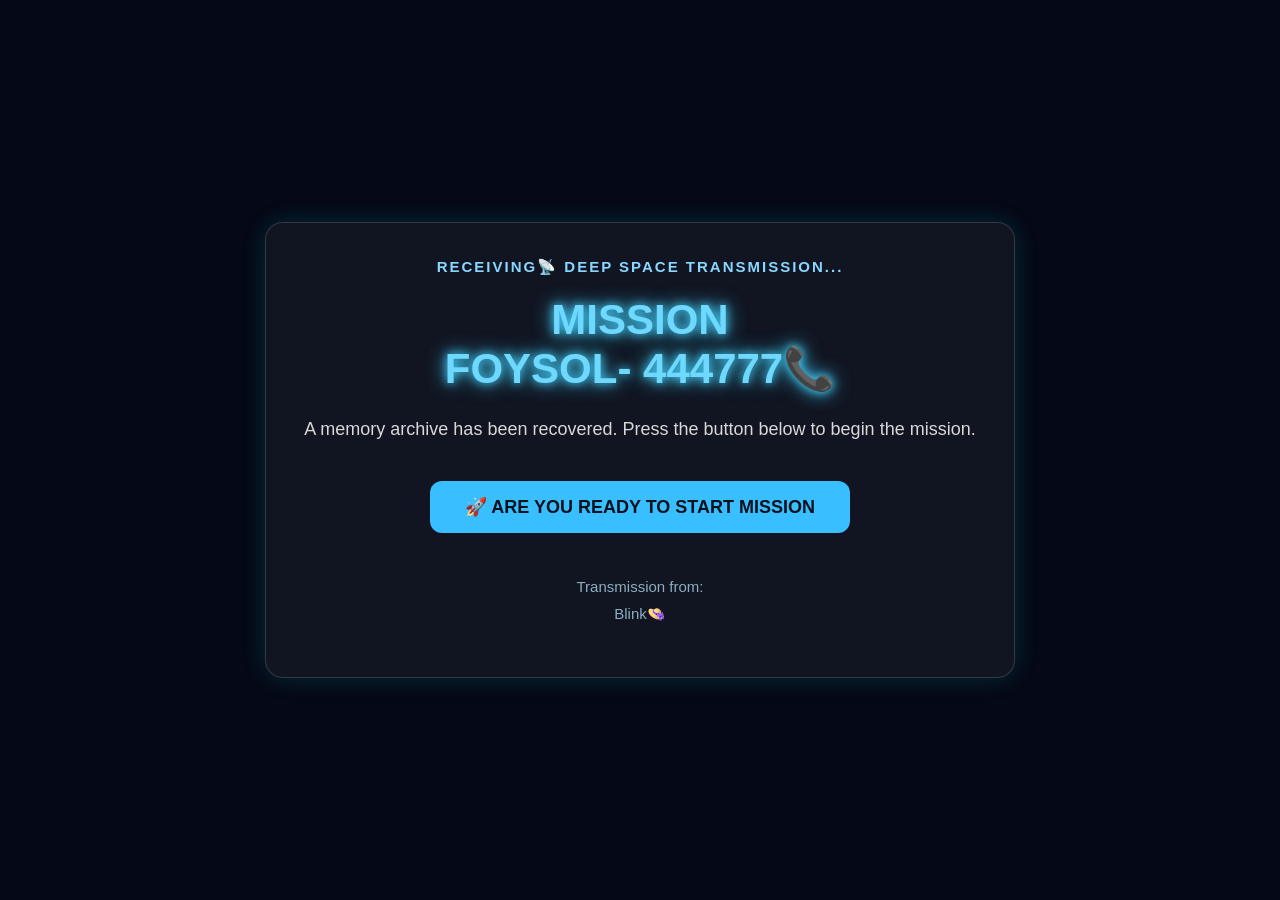
<file: index.html>
<!DOCTYPE html>
<html lang="en">

<head>

<meta charset="UTF-8">
<meta name="viewport" content="width=device-width, initial-scale=1.0">

<title>MISSION : Koala🦥 roll = 47 </title>

<link rel="stylesheet" href="style.css">

</head>

<body>

<div class="container">

<h3 class="small-title">
Receiving📡 Deep Space Transmission...
</h3>

<h1>
MISSION
<br>
FOYSOL- 444777📞
</h1>

<p>

A memory archive has been recovered.

Press the button below to begin the mission.

</p>

<a href="archive1.html">

<button>

🚀  ARE YOU READY TO START MISSION

</button>

</a>

<p class="footer">

Transmission from:
<br>
Blink👒

</p>

</div>

</body>

</html>
</file>
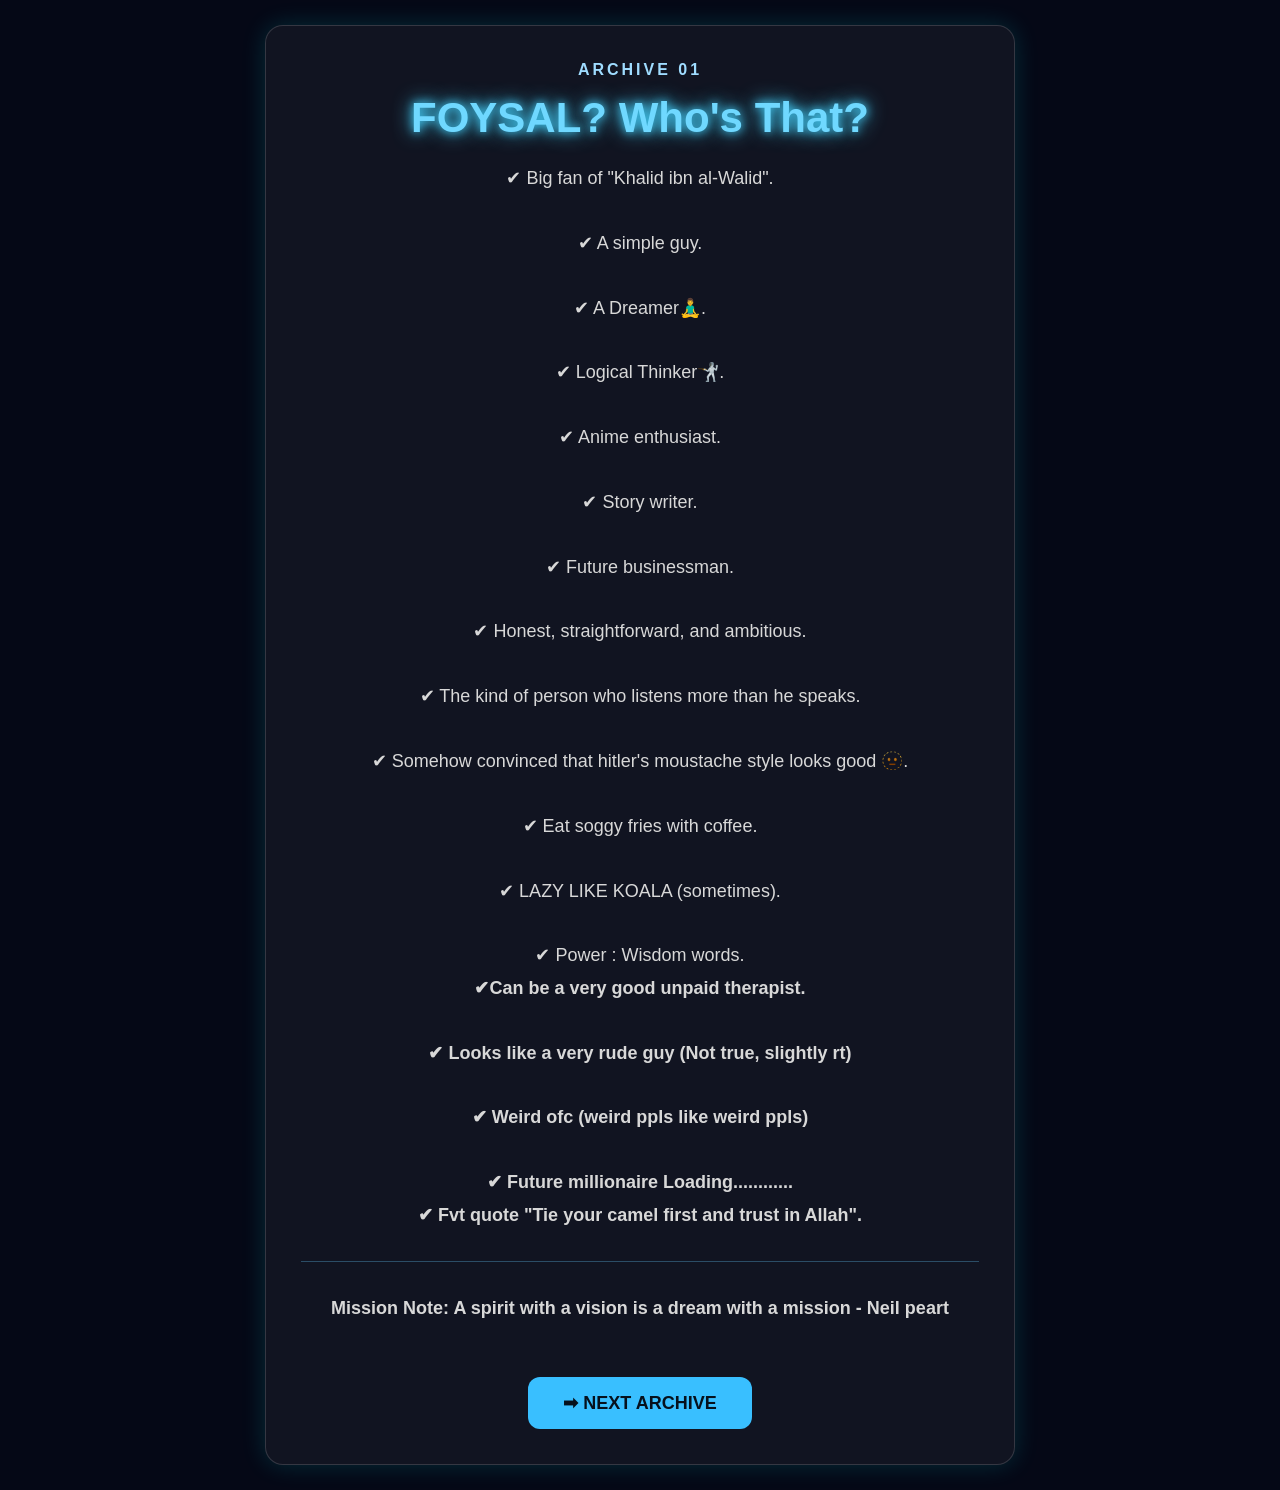
<file: archive1.html>
<!DOCTYPE html>
<html lang="en">

<head>

<meta charset="UTF-8">
<meta name="viewport" content="width=device-width, initial-scale=1.0">

<title>Archive 01</title>

<link rel="stylesheet" href="style.css">

</head>

<body>

<div class="container">

<h4>ARCHIVE 01</h4>

<h1> FOYSAL?
 Who's That?</h1>

<p>
✔ Big fan of "Khalid ibn al-Walid". <br><br>

✔ A simple guy. <br><br>

✔ A Dreamer🧘‍♂️.<br><br>

✔ Logical Thinker🤺.<br><br>

✔ Anime enthusiast.<br><br>

✔ Story writer.<br><br>

✔ Future businessman.<br><br>

✔ Honest, straightforward, and ambitious.<br><br>

✔ The kind of person who listens more than he speaks.<br><br>

✔ Somehow convinced that hitler's moustache style looks good 🫥.<br><br>

✔ Eat soggy fries with coffee.<br><br>

✔ LAZY LIKE KOALA (sometimes). <br><br>

✔ Power : Wisdom words. <br><b>

✔Can be a very good unpaid therapist. <br><br>

✔ Looks like a very rude guy (Not true, slightly rt)<br><br>

✔ Weird ofc (weird ppls like weird ppls) <br><br>

✔ Future millionaire Loading............ <br><b>

✔ Fvt quote "Tie your camel  first and trust in Allah". <br><b>




</p>

<hr>

<p>

Mission Note:
A spirit with a vision is a dream with a mission - Neil peart




</p>

<br>

<a href="archive2.html">

<button>

➡ NEXT ARCHIVE

</button>

</a>

</div>

</body>

</html>
</file>
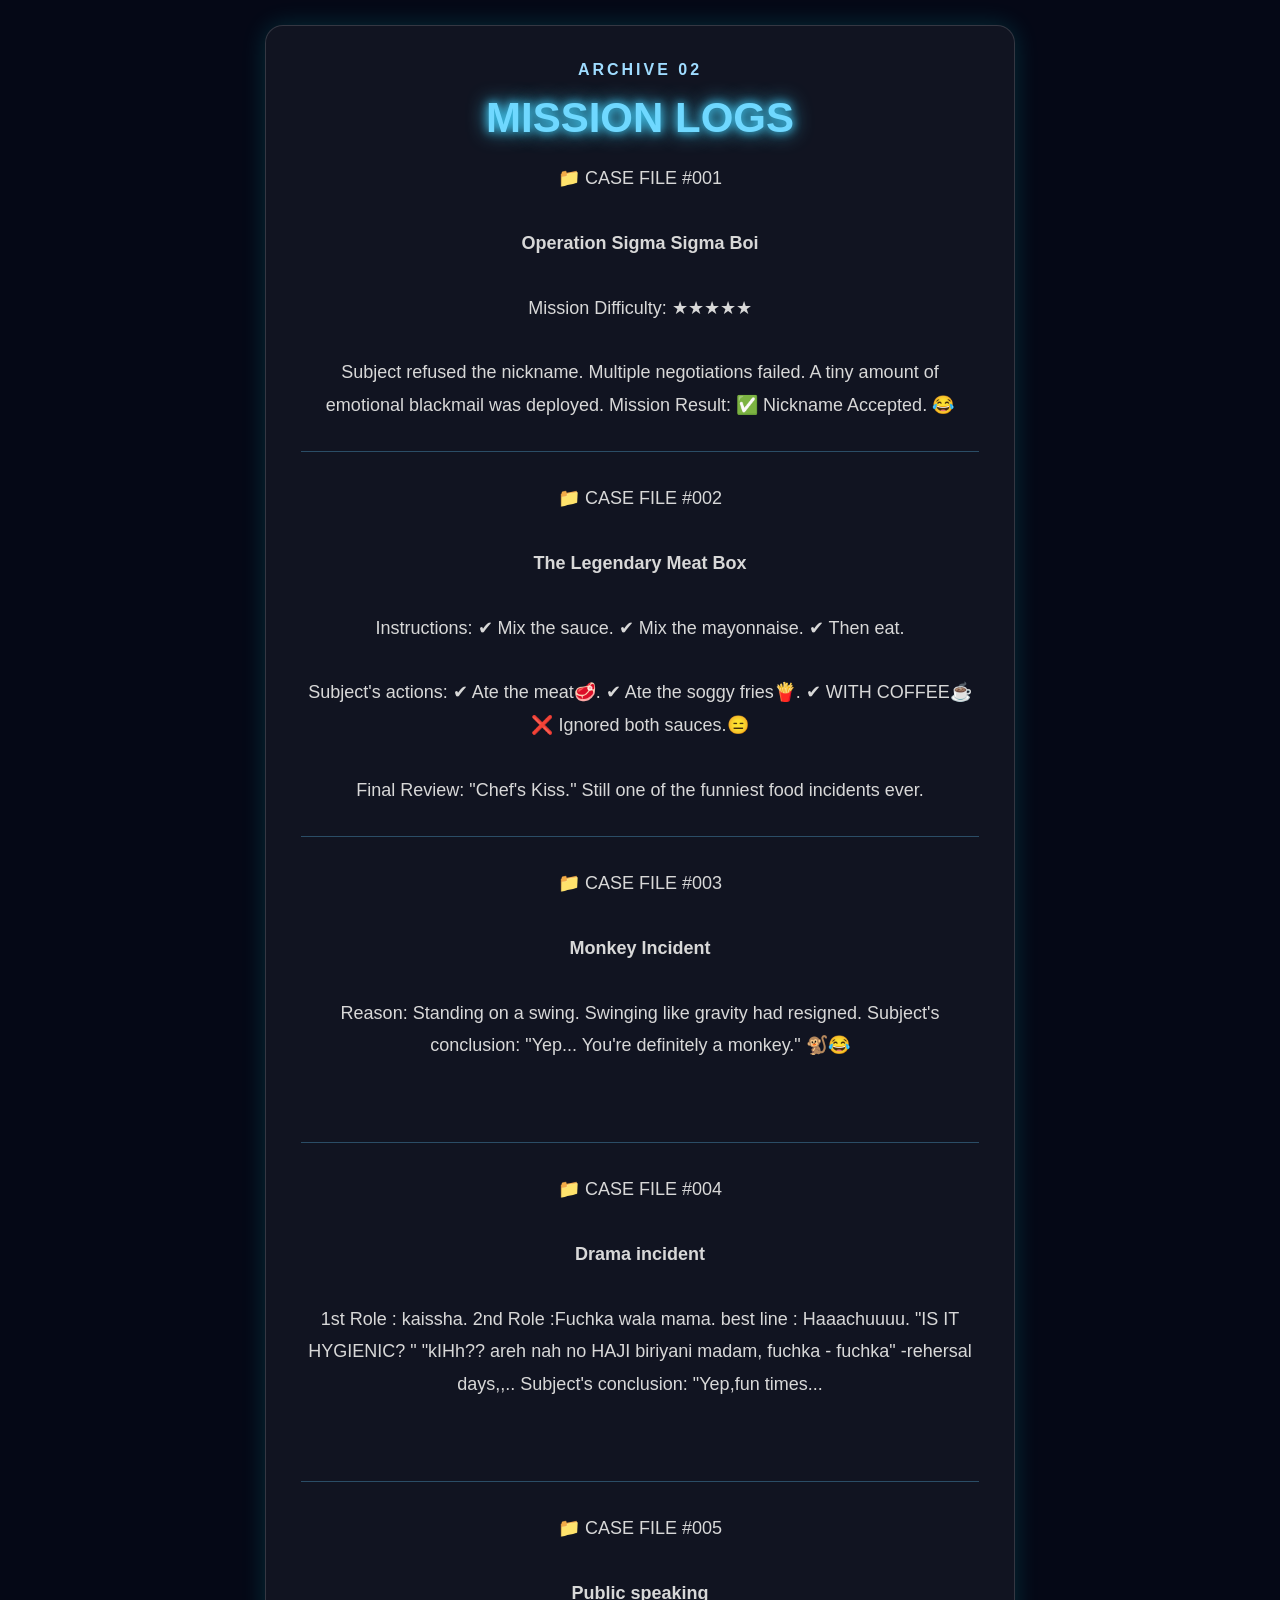
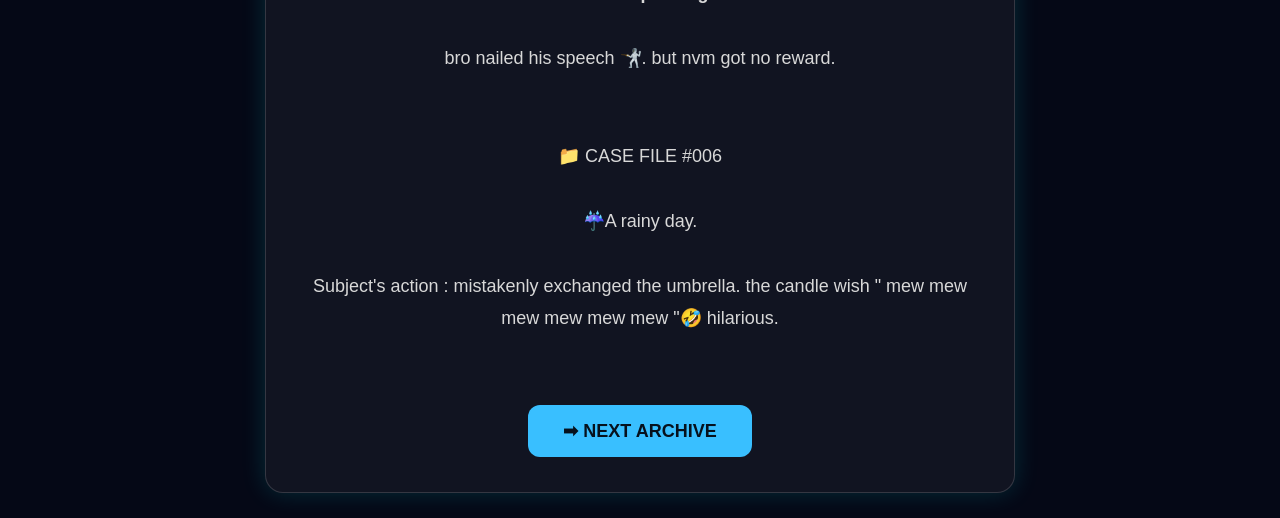
<file: archive2.html>
<!DOCTYPE html>
<html lang="en">

<head>

<meta charset="UTF-8">
<meta name="viewport" content="width=device-width, initial-scale=1.0">

<title>Archive 02</title>

<link rel="stylesheet" href="style.css">

</head>

<body>

<div class="container">

<h4>ARCHIVE 02</h4>

<h1>MISSION LOGS</h1>

<p>

📁 CASE FILE #001

<br><br>

<b>Operation Sigma Sigma Boi</b>

<br><br>

Mission Difficulty:
★★★★★

<br><br>

Subject refused the nickname.

Multiple negotiations failed.

A tiny amount of emotional blackmail was deployed.

Mission Result:

✅ Nickname Accepted.

😂

</p>

<hr>

<p>

📁 CASE FILE #002

<br><br>

<b>The Legendary Meat Box</b>

<br><br>

Instructions:

✔ Mix the sauce.

✔ Mix the mayonnaise.

✔ Then eat.

<br><br>

Subject's actions:

✔ Ate the meat🥩.

✔ Ate the soggy fries🍟.

✔ WITH COFFEE☕

❌ Ignored both sauces.😑

<br><br>

Final Review:

"Chef's Kiss."

Still one of the funniest food incidents ever.



</p>

<hr>

<p>

📁 CASE FILE #003

<br><br>

<b>Monkey Incident</b>

<br><br>

Reason:

Standing on a swing.

Swinging like gravity had resigned.

Subject's conclusion:

"Yep...

You're definitely a monkey."

🐒😂

</p>

<br><br>

<hr>

<p>

📁 CASE FILE #004

<br><br>

<b>Drama incident</b>

<br><br>

1st Role : kaissha. 
2nd Role :Fuchka wala mama. 

best line : Haaachuuuu.  "IS IT HYGIENIC? " "kIHh?? areh nah no HAJI biriyani madam, fuchka - fuchka"


-rehersal days,,..


Subject's conclusion:

"Yep,fun times...
</p>

<br><br>

<hr>

<p>
📁 CASE FILE #005

<br><br>

<b>Public speaking </b>

<br><br>

bro nailed his speech 🤺. but nvm got no reward. 

</p>
<br><br>



<p>

📁 CASE FILE #006

<br><br>

☔A rainy day. 

<br><br>

Subject's action : mistakenly exchanged the umbrella. 
the candle wish " mew mew mew mew mew mew "🤣 hilarious. 


</p>

<br><br>


<a href="archive3.html">

<button>

➡ NEXT ARCHIVE

</button>

</a>

</div>

</body>

</html>
</file>
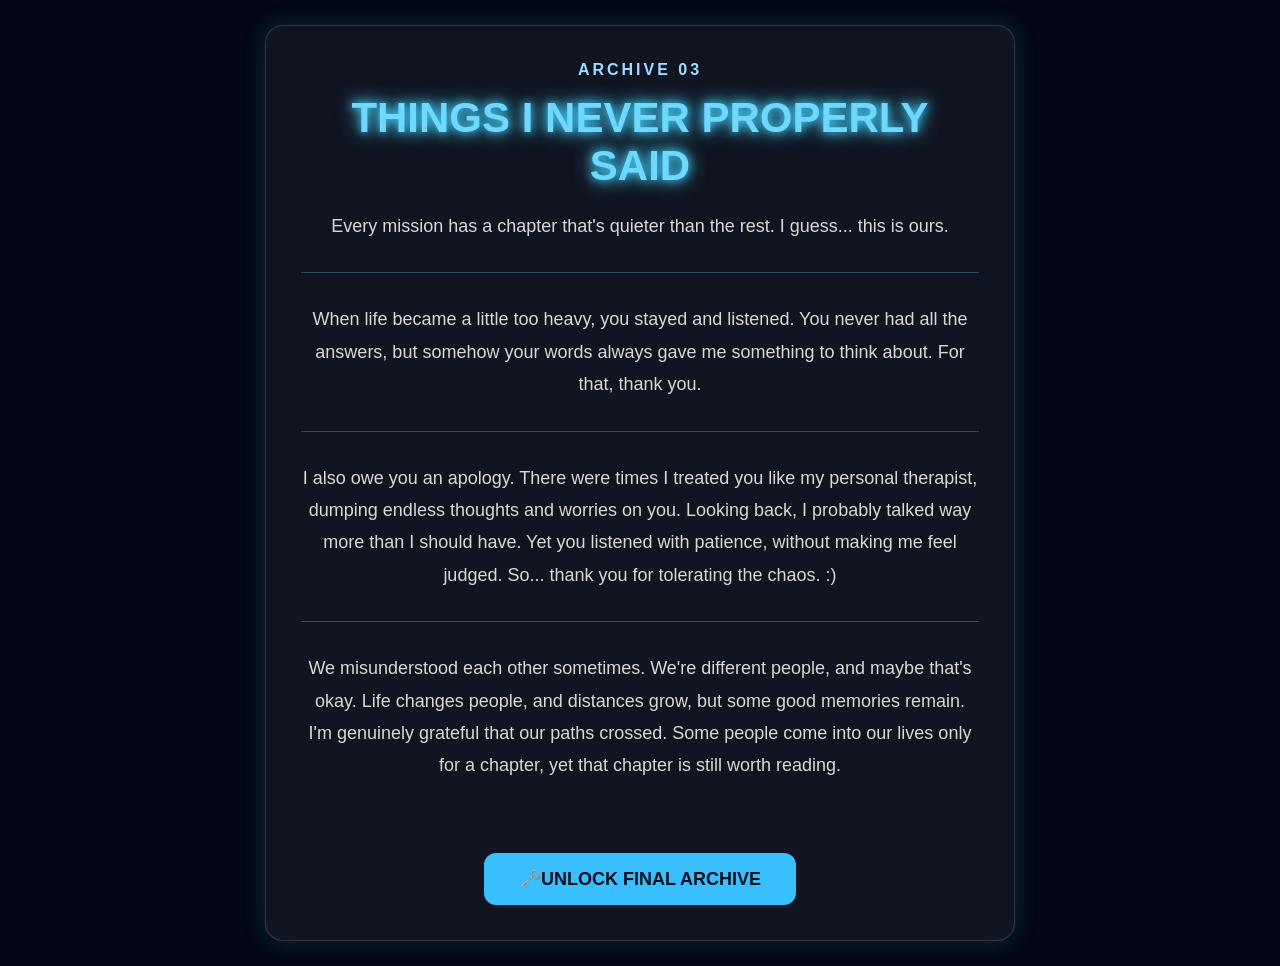
<file: archive3.html>
<!DOCTYPE html>
<html lang="en">

<head>

<meta charset="UTF-8">
<meta name="viewport" content="width=device-width, initial-scale=1.0">

<title>Archive 03</title>

<link rel="stylesheet" href="style.css">

</head>

<body>

<div class="container">

<h4>ARCHIVE 03</h4>

<h1>THINGS I NEVER PROPERLY SAID</h1>

<p>

Every mission has a chapter that's quieter than the rest.

I guess... this is ours.

</p>

<hr>

<p>

When life became a little too heavy,

you stayed and listened.

You never had all the answers,

but somehow your words always gave me something to think about.

For that,

thank you.

</p>

<hr>

<p>

I also owe you an apology.

There were times I treated you like my personal therapist,

dumping endless thoughts and worries on you.

Looking back,

I probably talked way more than I should have.

Yet you listened with patience,

without making me feel judged.

So...

thank you for tolerating the chaos. :)

</p>

<hr>

<p>

We misunderstood each other sometimes.

We're different people,

and maybe that's okay.

Life changes people,

and distances grow,

but some good memories remain.

I'm genuinely grateful that our paths crossed.

Some people come into our lives only for a chapter,

yet that chapter is still worth reading.

</p>

<br><br>

<a href="puzzle.html">

<button>

🗝️UNLOCK FINAL ARCHIVE

</button>

</a>

</div>

</body>

</html>
</file>
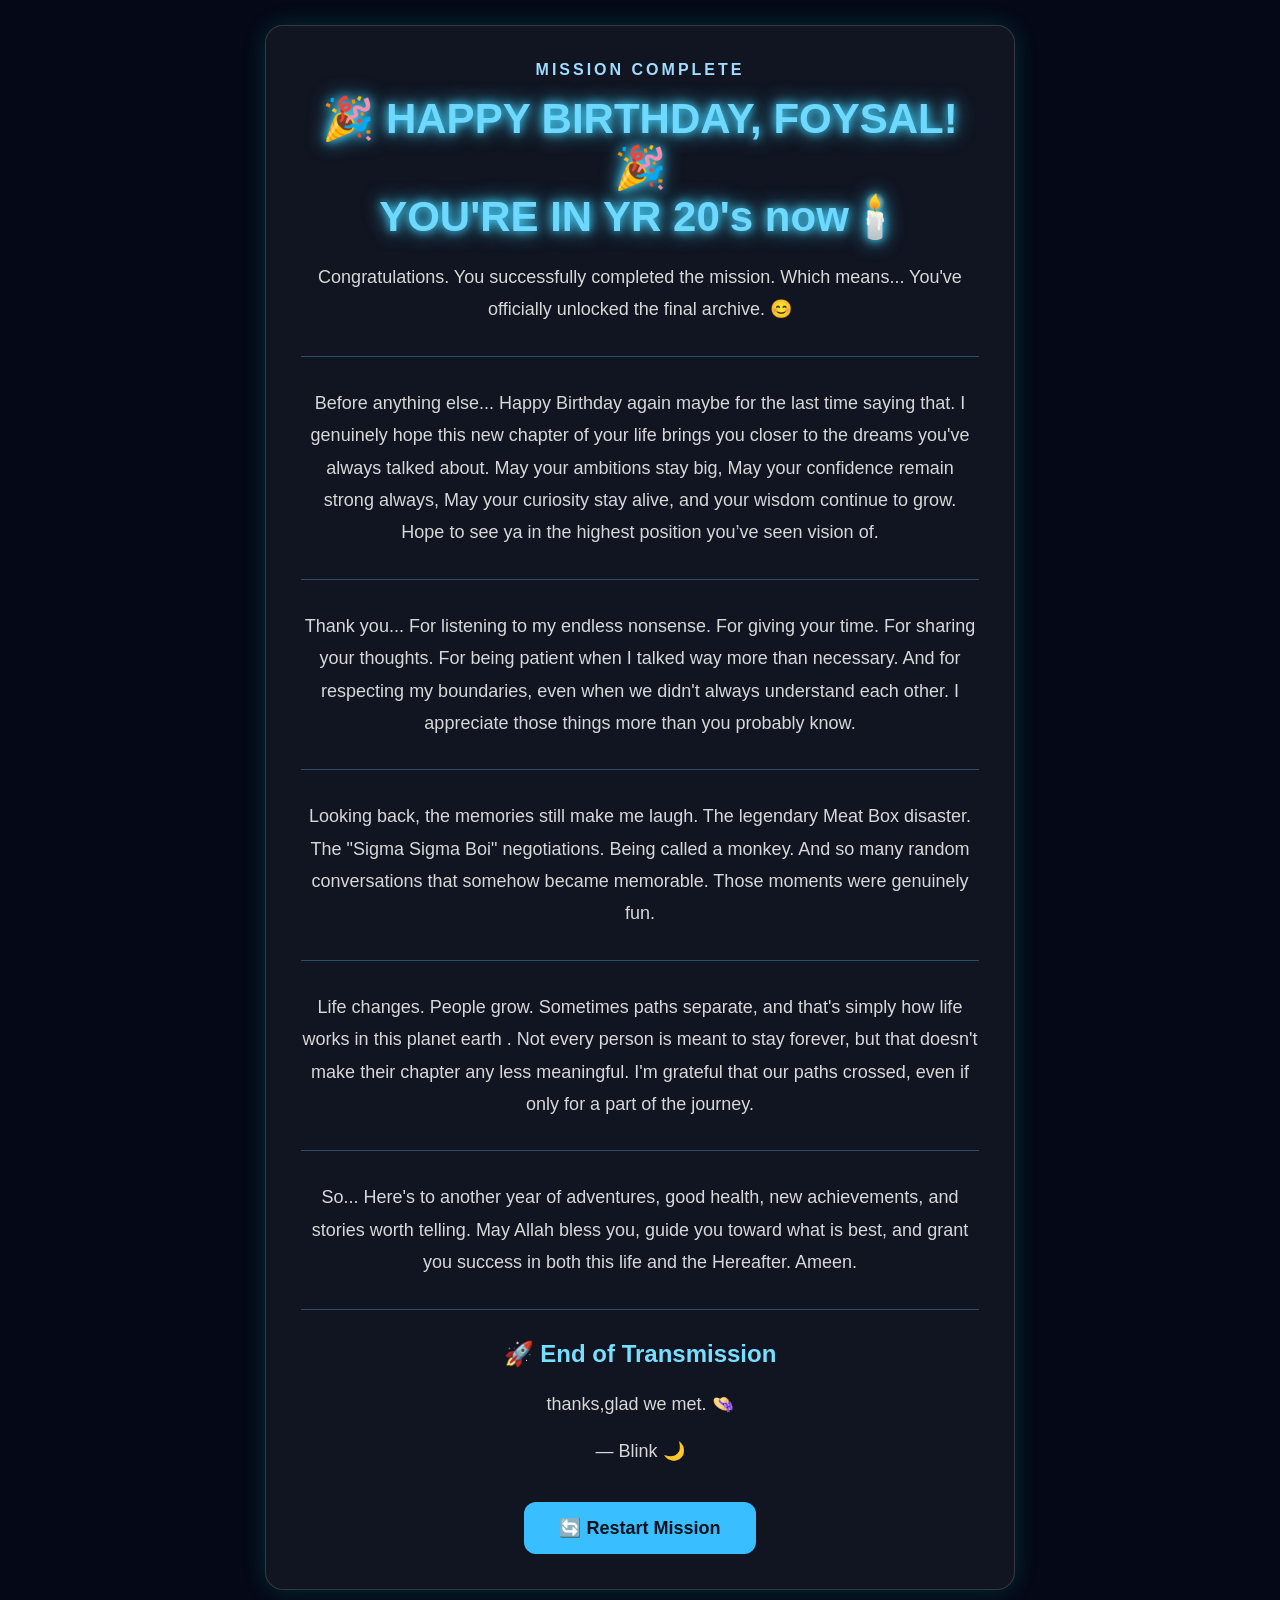
<file: final.html>
<!DOCTYPE html>
<html lang="en">

<head>

<meta charset="UTF-8">
<meta name="viewport" content="width=device-width, initial-scale=1.0">

<title>Mission Complete</title>

<link rel="stylesheet" href="style.css">

</head>

<body>

<div class="container">

<h4>MISSION COMPLETE</h4>

<h1>🎉 HAPPY BIRTHDAY, FOYSAL!🎉 <br>
YOU'RE IN YR 20's now🕯️
</h1>

<p>

Congratulations.

You successfully completed the mission.

Which means...

You've officially unlocked the final archive.

😊

</p>

<hr>

<p>

Before anything else...

Happy Birthday again maybe for the last time saying that.

I genuinely hope this new chapter of your life brings you closer to the dreams you've always talked about. 

May your ambitions stay big,
May your confidence remain strong always, 
May your curiosity stay alive,

and your wisdom continue to grow.
Hope to see ya in the highest position you’ve seen vision of.

</p>

<hr>

<p>

Thank you...

For listening to my endless nonsense.

For giving your time.

For sharing your thoughts.

For being patient when I talked way more than necessary.

And for respecting my boundaries, even when we didn't always understand each other.

I appreciate those things more than you probably know.

</p>

<hr>

<p>

Looking back,

the memories still make me laugh.

The legendary Meat Box disaster.

The "Sigma Sigma Boi" negotiations.

Being called a monkey.

And so many random conversations that somehow became memorable.

Those moments were genuinely fun.

</p>

<hr>

<p>

Life changes.

People grow.

Sometimes paths separate,

and that's simply how life works in this planet earth .

Not every person is meant to stay forever,

but that doesn't make their chapter any less meaningful.

I'm grateful that our paths crossed,

even if only for a part of the journey.

</p>

<hr>

<p>

So...

Here's to another year of adventures,

good health,

new achievements,

and stories worth telling.

May Allah bless you,

guide you toward what is best,

and grant you success in both this life and the Hereafter.

Ameen.

</p>

<hr>

<h2>

🚀 End of Transmission

</h2>

<p>

thanks,glad we met. 👒

</p>

<p>

— Blink 🌙

</p>

<a href="index.html">
<button>🔄 Restart Mission</button>
</a>

</div>

</body>

</html>
</file>
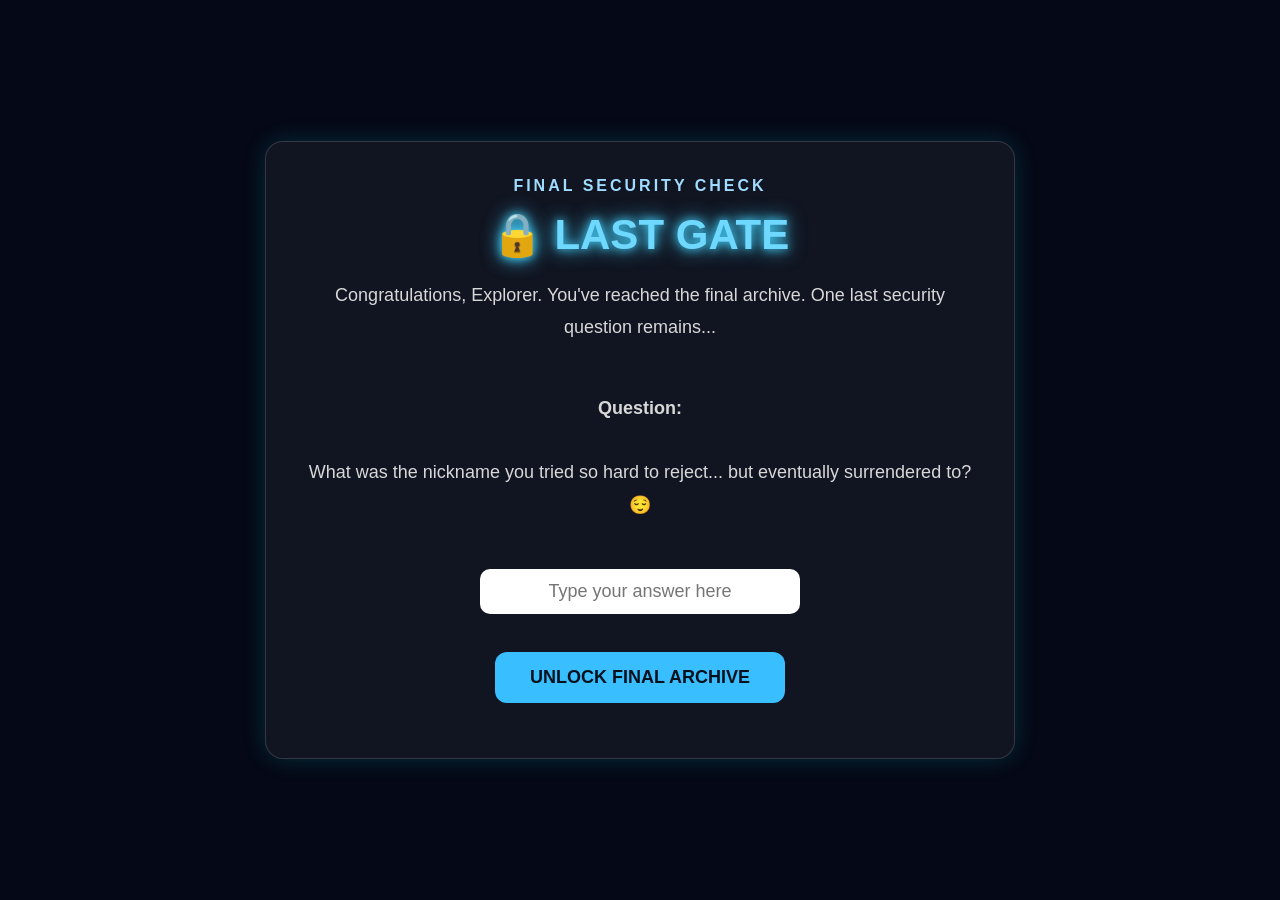
<file: puzzle.html>
<!DOCTYPE html>
<html lang="en">

<head>

<meta charset="UTF-8">
<meta name="viewport" content="width=device-width, initial-scale=1.0">

<title>Final Security Check</title>

<link rel="stylesheet" href="style.css">

</head>

<body>

<div class="container">

<h4>FINAL SECURITY CHECK</h4>

<h1>🔒 LAST GATE</h1>

<p>

Congratulations, Explorer.

You've reached the final archive.

One last security question remains...

</p>

<br>

<p>

<b>Question:</b>

<br><br>

What was the nickname you tried so hard to reject...

but eventually surrendered to?😌

</p>

<br>

<input
type="text"
id="answer"
placeholder="Type your answer here">

<br><br>

<button onclick="checkAnswer()">

UNLOCK FINAL ARCHIVE

</button>

<p id="message"></p>

</div>

<script>

function checkAnswer(){

let answer = document.getElementById("answer").value.toLowerCase().trim();

if(answer=="sigma sigma boi"){

window.location.href="final.html";

}

else{

document.getElementById("message").innerHTML=

"❌ Access Denied. Hint: You lost ";

}

}

</script>

</body>

</html>
</file>
<file: style.css>
/* ===========================
   MISSION : FOYSAL-0731
   STYLE SHEET
=========================== */

*{
    margin:0;
    padding:0;
    box-sizing:border-box;
}

body{

    background:#050816;
    color:white;
    font-family:Arial, Helvetica, sans-serif;

    display:flex;
    justify-content:center;
    align-items:center;

    min-height:100vh;

    padding:25px;

}

.container{

    width:90%;
    max-width:750px;

    background:rgba(255,255,255,.05);

    border:1px solid rgba(255,255,255,.15);

    border-radius:18px;

    padding:35px;

    text-align:center;

    box-shadow:
    0 0 25px rgba(0,255,255,.15);

}

/* ---------- Titles ---------- */

.small-title{

    color:#89d7ff;

    font-size:15px;

    letter-spacing:2px;

    margin-bottom:20px;

    text-transform:uppercase;

}

h1{

    color:#6fd8ff;

    font-size:42px;

    margin-bottom:20px;

    text-shadow:

    0 0 10px #44d4ff,

    0 0 20px #44d4ff;

}

h2{

    color:#79dfff;

    margin-top:25px;

    margin-bottom:20px;

}

h4{

    color:#9fdcff;

    margin-bottom:15px;

    letter-spacing:3px;

}

/* ---------- Text ---------- */

p{

    color:#d8d8d8;

    line-height:1.8;

    margin-top:15px;

    margin-bottom:15px;

    font-size:18px;

}

/* ---------- Line ---------- */

hr{

    border:none;

    height:1px;

    background:#2b4d66;

    margin:30px 0;

}

/* ---------- Buttons ---------- */

button{

    background:#39bfff;

    color:#06111d;

    border:none;

    padding:15px 35px;

    font-size:18px;

    font-weight:bold;

    border-radius:12px;

    cursor:pointer;

    transition:.3s;

    margin-top:20px;

}

button:hover{

    transform:scale(1.05);

    background:#69d3ff;

    box-shadow:

    0 0 15px #69d3ff,

    0 0 35px #69d3ff;

}

/* ---------- Links ---------- */

a{

    text-decoration:none;

}

/* ---------- Input ---------- */

input{

    width:80%;

    max-width:320px;

    padding:12px;

    font-size:18px;

    border:none;

    border-radius:10px;

    text-align:center;

    margin-top:15px;

}

/* ---------- Wrong Password ---------- */

#message{

    color:#ff9b9b;

    margin-top:20px;

    font-size:18px;

}

/* ---------- Footer ---------- */

.footer{

    margin-top:40px;

    font-size:15px;

    color:#8caec2;

}

/* ---------- Mobile ---------- */

@media(max-width:600px){

h1{

font-size:34px;

}

.container{

padding:25px;

}

p{

font-size:17px;

}

button{

width:100%;

}

}
</file>
